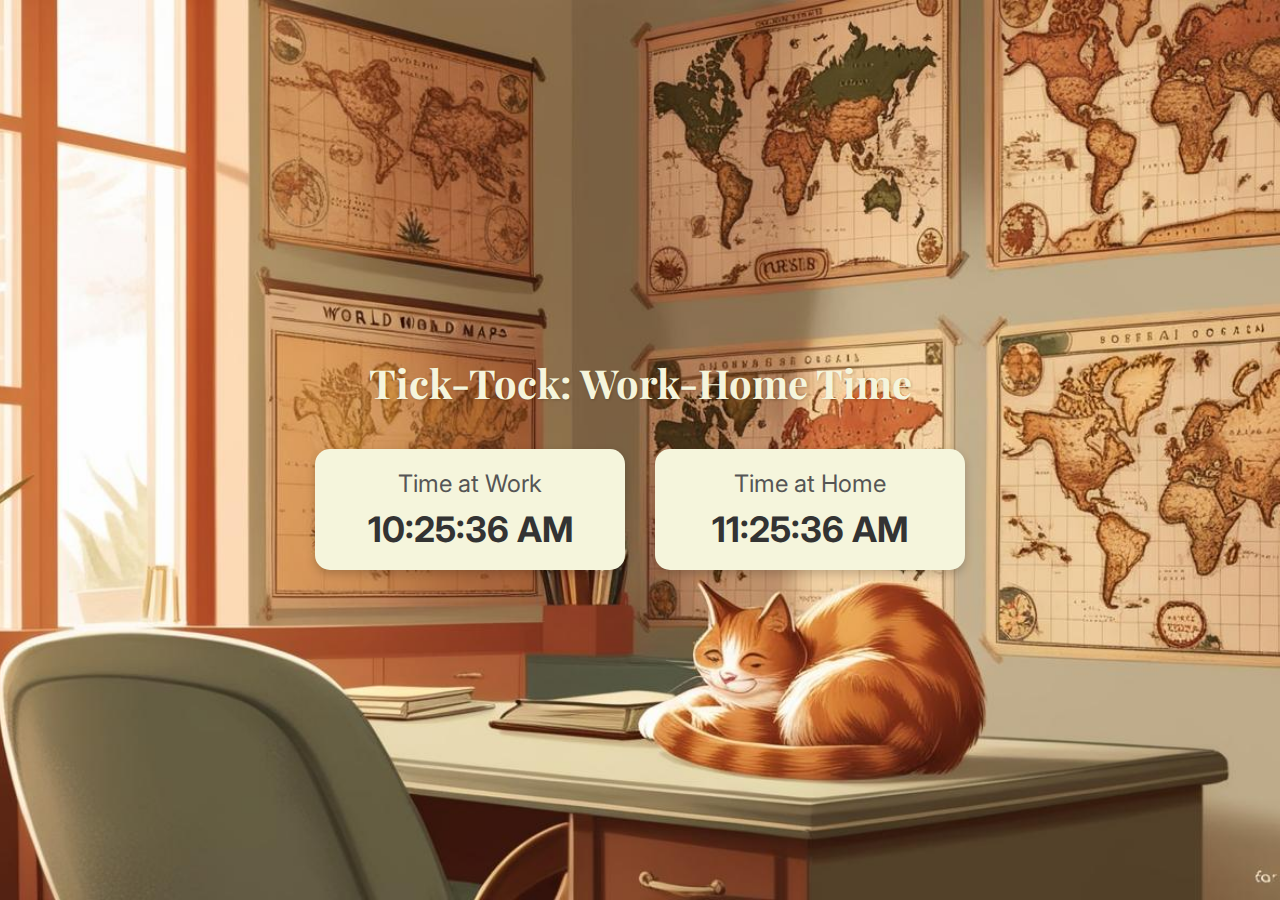
<file: index.html>
<!DOCTYPE html>
<html lang="en">
<head>
  <meta charset="UTF-8">
  <meta name="viewport" content="width=device-width, initial-scale=1.0">
  <title>Tick-Tock: Work-Home Time</title>
  
  <!-- Link to your external CSS file -->
  <link rel="stylesheet" href="style.css">

  <!-- Import Google Fonts -->
  <style>
    @import url('https://fonts.googleapis.com/css2?family=Playfair+Display:wght@700&display=swap');
    @import url('https://fonts.googleapis.com/css2?family=Inter:wght@400&display=swap');
  </style>
</head>

<body>
  <h1>Tick-Tock: Work-Home Time</h1>
  <div class="clocks">
    <div class="clock-box">
      <div class="clock-title">Time at Work</div>
      <div id="work-time" class="time">--:-- --</div>
    </div>
    <div class="clock-box">
      <div class="clock-title">Time at Home</div>
      <div id="home-time" class="time">--:-- --</div>
    </div>
  </div>

  <script>
    function updateClocks() {
      const workTimeZone = "America/New_York"; // Adjust for your work timezone
      const homeTimeZone = "America/Sao_Paulo"; // Adjust for your home timezone

      const workTime = new Date().toLocaleTimeString('en-US', {
        timeZone: workTimeZone,
        hour: '2-digit',
        minute: '2-digit',
        second: '2-digit',
        hour12: true
      });

      const homeTime = new Date().toLocaleTimeString('en-US', {
        timeZone: homeTimeZone,
        hour: '2-digit',
        minute: '2-digit',
        second: '2-digit',
        hour12: true
      });

      document.getElementById('work-time').textContent = workTime;
      document.getElementById('home-time').textContent = homeTime;
    }

    setInterval(updateClocks, 1000);
    updateClocks();
  </script>

  <style>
    body {
      margin: 0;
      font-family: 'Inter', sans-serif;
      background-image: url('cat.jpg'); /* Ensure correct image path */
      background-size: cover;
      background-position: center;
      color: #333;
      display: flex;
      flex-direction: column;
      align-items: center;
      justify-content: center;
      height: 100vh;
    }

    h1 {
      font-family: 'Playfair Display', serif;
      font-size: 2.5em;
      color: Beige;
      text-shadow: 1px 1px 3px rgba(0, 0, 0, 0.2);
      margin-bottom: 40px;
    }

    .clocks {
      display: flex;
      gap: 30px;
    }

    .clock-box {
      background: #f5f5dc; /* Beige background */
      padding: 20px 30px;
      border-radius: 15px;
      box-shadow: 0 4px 10px rgba(0, 0, 0, 0.2);
      text-align: center;
      width: 250px;
    }

    .clock-title {
      font-size: 1.5em;
      margin-bottom: 10px;
      color: #555;
    }

    .time {
      font-size: 2.2em;
      font-weight: bold;
      color: #333;
    }
  </style>
</body>
</html>
</file>
<file: style.css>
/* Set the color of the h1 to beige */
h1 {
  color: beige;
  font-family: 'Playfair Display', serif;
  font-size: 2.5em;
  text-shadow: 1px 1px 3px rgba(0, 0, 0, 0.2);
  margin-bottom: 40px;
}

/* Additional styles for other elements can go here */
</file>
